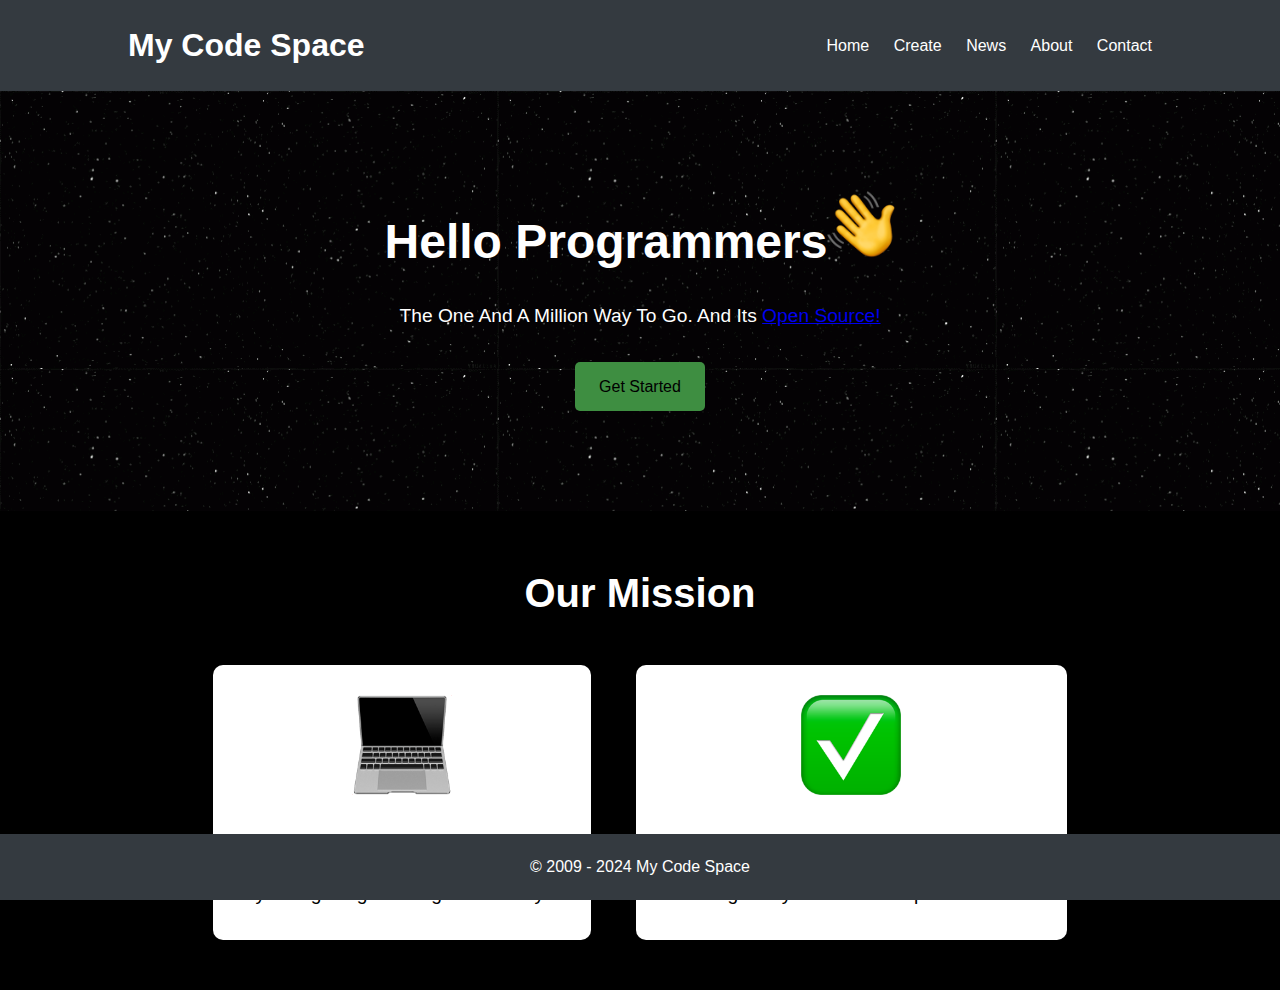
<file: index.html>
<!DOCTYPE html>
<html lang="en">
<head>
    <meta charset="UTF-8">
    <meta name="viewport" content="width=device-width, initial-scale=1.0">
    <title>My Code Space</title>
    <link rel="stylesheet" href="style.css">
    <link rel="icon" href="Logo40x40.png">
</head>
<body>
    <header>
        <div class="container">
            <a href="index.html?u=1" style="text-decoration: none;color:white;">
            <h1>My Code Space</h1>
            </a>
            <nav>
                <ul>
                    <li><a href="index.html?u=1">Home</a></li>
                    <li><a href="create/">Create</a></li>
                    <li><a href="news/">News</a></li>
                    <li><a href="about/">About</a></li>
                    <li><a href="contact/">Contact</a></li>
                </ul>
            </nav>
        </div>
    </header>

    <section class="hero">
        <div class="container">
            <h2>Hello Programmers<img src="Emojis/waving-hand_1f44b.png" alt="wavinghand" width="68px" height="67px"></h2>
            <p>The One And A Million Way To Go. And Its <a href="https://github.com/MyCodeSpaceDevelopment/MyCodeSpaceDevelopment.github.io"> Open Source!</a></p>
            <a href="#" class="btn">Get Started</a>
        </div>
    </section>

      <section class="features">
          <div class="container">
              <h2>Our Mission</h2>
              <div class="feature">
                  <img src="/Emojis/laptop_1f4bb.png" width="40px" height="50px">
                  <h3>Make it Better</h3>
                  <p>By Fixing Programming To Be Easyer</p>
              </div>
              </a>
                <div class="feature">
                    <img src="/Emojis/check-mark-button_2705.png" width="40px" height="50px">
                    <h3>Options</h3>
                    <p>Thinking Of Python Also Blueprint We Got It</p>
                </div>
                </a>

    <footer>
        <div class="container">
            <p>&copy; 2009 - 2024 My Code Space</p>
        </div>
    </footer>
</body>
</html>
</file>
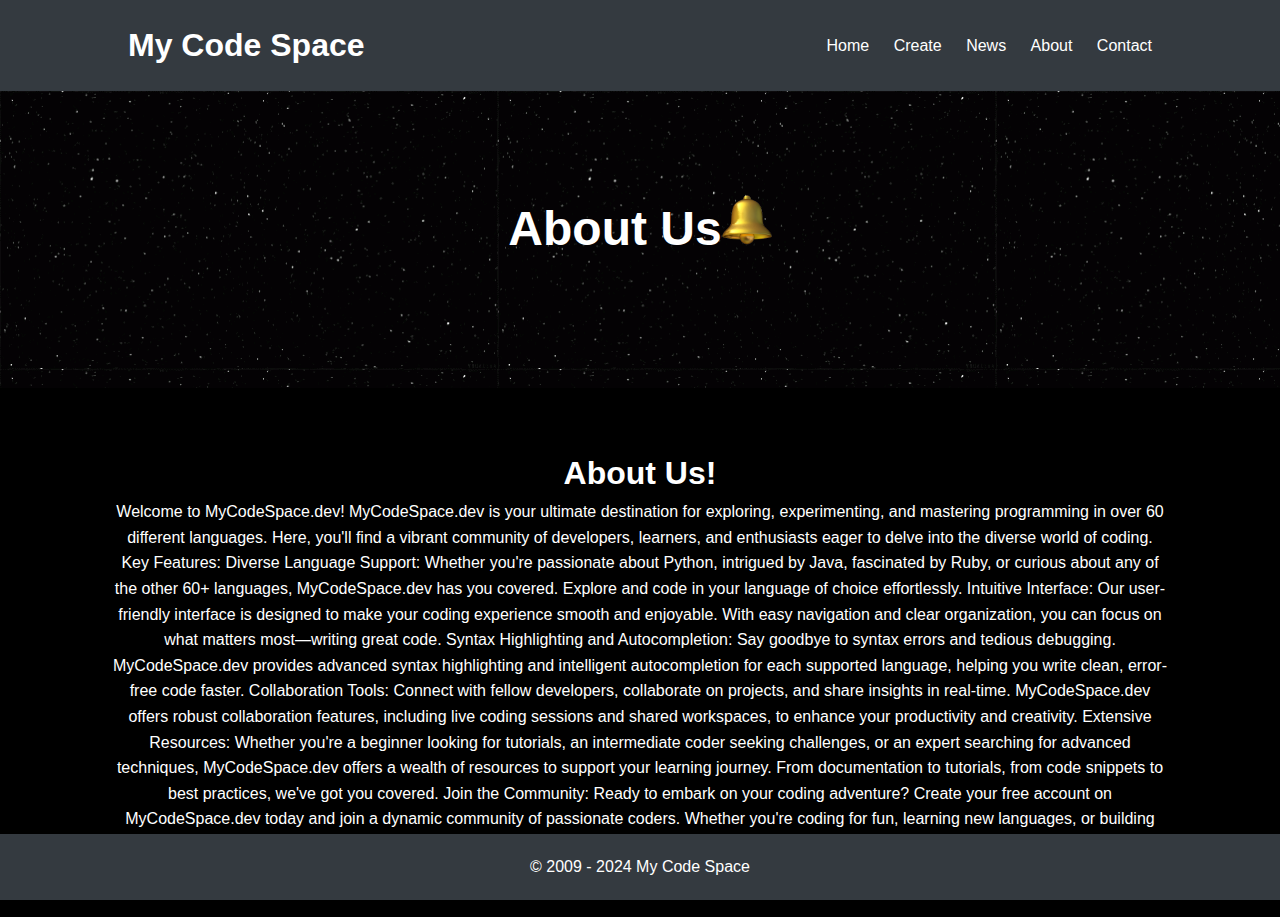
<file: about/index.html>
<!DOCTYPE html>
<html lang="en">
<head>
    <meta charset="UTF-8">
    <meta name="viewport" content="width=device-width, initial-scale=1.0">
    <title>About Us!</title>
    <link rel="stylesheet" href="/style.css">
    <link rel="icon" href="Logo40x40.png">
</head>
<body>
    <header>
        <div class="container">
            <a href="index.html?u=1" style="text-decoration: none;color:white;">
            <h1>My Code Space</h1>
            </a>
            <nav>
                <ul>
                    <li><a href="/index.html?u=1">Home</a></li>
                    <li><a href="/create/">Create</a></li>
                    <li><a href="/news/">News</a></li>
                    <li><a href="/about/">About</a></li>
                    <li><a href="/contact/">Contact</a></li>
                </ul>
            </nav>
        </div>
    </header>

    <section class="hero">
        <div class="container">
            <h2>About Us<img src="/Emojis/bell_1f514.png" alt="wavinghand" width="50px" height="50px"></h2>
          </section>
  <style>
    .about{
      max-width: 1055px;
      margin: 60px;
      z-index: 9999999999;
      justify-content: center;
      text-align: center;
      top: 50%;
      right: 50%;
    }
  </style>
  <section>
    <center>
  <div class="about">
<h1>About Us!</h1>
    <p>
      Welcome to MyCodeSpace.dev!

      MyCodeSpace.dev is your ultimate destination for exploring, experimenting, and mastering programming in over 60 different languages. Here, you'll find a vibrant community of developers, learners, and enthusiasts eager to delve into the diverse world of coding.

      Key Features:

      Diverse Language Support: Whether you're passionate about Python, intrigued by Java, fascinated by Ruby, or curious about any of the other 60+ languages, MyCodeSpace.dev has you covered. Explore and code in your language of choice effortlessly.

      Intuitive Interface: Our user-friendly interface is designed to make your coding experience smooth and enjoyable. With easy navigation and clear organization, you can focus on what matters most—writing great code.

      Syntax Highlighting and Autocompletion: Say goodbye to syntax errors and tedious debugging. MyCodeSpace.dev provides advanced syntax highlighting and intelligent autocompletion for each supported language, helping you write clean, error-free code faster.

      Collaboration Tools: Connect with fellow developers, collaborate on projects, and share insights in real-time. MyCodeSpace.dev offers robust collaboration features, including live coding sessions and shared workspaces, to enhance your productivity and creativity.

      Extensive Resources: Whether you're a beginner looking for tutorials, an intermediate coder seeking challenges, or an expert searching for advanced techniques, MyCodeSpace.dev offers a wealth of resources to support your learning journey. From documentation to tutorials, from code snippets to best practices, we've got you covered.

      Join the Community:

      Ready to embark on your coding adventure? Create your free account on MyCodeSpace.dev today and join a dynamic community of passionate coders. Whether you're coding for fun, learning new languages, or building groundbreaking projects, MyCodeSpace.dev is your go-to platform for all things code. Welcome aboard!</p>
  </div>
                  <!-- More features here -->
              </div>
          </section>
</center>

    <!-- More sections for content -->
    <footer>
        <div class="container">
            <p>&copy; 2009 - 2024 My Code Space</p>
        </div>
    </footer>
</body>
</html>
</file>
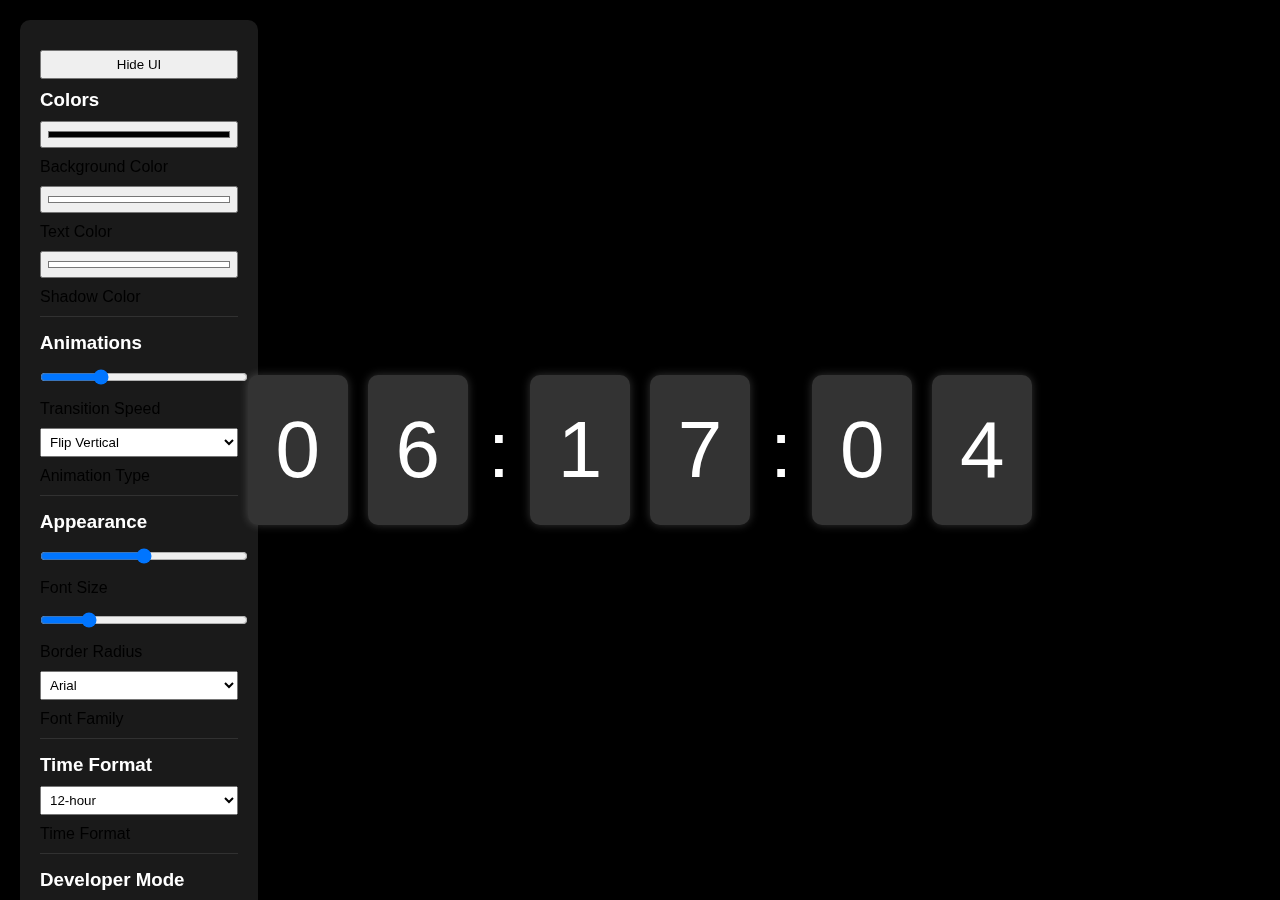
<file: Clock/index.html>
<!DOCTYPE html>
  <html>
  <head>
      <title>3D Flipping Clock</title>
      <style>
          body {
              background: #000;
              display: flex;
              justify-content: center;
              align-items: center;
              min-height: 100vh;
              margin: 0;
              font-family: Arial, sans-serif;
          }

          .clock {
              display: flex;
              gap: 20px;
              perspective: 1000px;
          }

          .digit {
              position: relative;
              width: 100px;
              height: 150px;
              transform-style: preserve-3d;
          }

          .card {
              position: absolute;
              width: 100%;
              height: 100%;
              background: #333;
              color: #fff;
              font-size: 80px;
              display: flex;
              justify-content: center;
              align-items: center;
              border-radius: 10px;
              backface-visibility: hidden;
              transition: all 0.6s;
              box-shadow: 0 0 10px rgba(255,255,255,0.2);
          }

          .card.front {
              transform: rotateX(0deg);
          }

          .card.back {
              transform: rotateX(180deg);
          }

          .flip .front {
              transform: rotateX(-180deg);
          }

          .flip .back {
              transform: rotateX(0deg);
          }

          .colon {
              font-size: 80px;
              color: #fff;
              display: flex;
              align-items: center;
          }

          .controls {
              position: fixed;
              top: 20px;
              left: 20px;
              background: rgba(255,255,255,0.1);
              padding: 20px;
              border-radius: 10px;
              transition: transform 0.3s;
          }

          .controls.hidden {
              transform: translateX(-100%);
          }

          .controls input, .controls button, .controls select {
              display: block;
              margin: 10px 0;
              padding: 5px;
              width: 100%;
          }

          .control-group {
              margin-bottom: 15px;
              border-bottom: 1px solid rgba(255,255,255,0.1);
              padding-bottom: 10px;
          }

          .control-group h3 {
              color: white;
              margin: 5px 0;
          }

          #devEditor {
              margin-top: 10px;
          }

          #codeEditor {
              width: 100%;
              height: 300px;
              margin-top: 10px;
              background: #1e1e1e;
              color: #fff;
              font-family: monospace;
              resize: vertical;
              padding: 10px;
              box-sizing: border-box;
          }

          /* Animation types */
          .rotateX .flip .front { transform: rotateX(-180deg); }
          .rotateX .flip .back { transform: rotateX(0deg); }

          .rotateY .flip .front { transform: rotateY(-180deg); }
          .rotateY .flip .back { transform: rotateY(0deg); }

          .fade .flip .front { opacity: 0; }
          .fade .flip .back { transform: rotateX(0); opacity: 1; }

          .slide .flip .front { transform: translateY(-100%); }
          .slide .flip .back { transform: translateY(0); }
      </style>
  </head>
  <body>
      <div class="controls">
          <button onclick="toggleControls()">Hide UI</button>
          
          <div class="control-group">
              <h3>Colors</h3>
              <input type="color" id="bgColor" onchange="updateStyle('background')" value="#333">
              <label for="bgColor">Background Color</label>
              <input type="color" id="textColor" onchange="updateStyle('color')" value="#ffffff">
              <label for="textColor">Text Color</label>
              <input type="color" id="shadowColor" onchange="updateStyle('shadow')" value="#ffffff">
              <label for="shadowColor">Shadow Color</label>
          </div>

          <div class="control-group">
              <h3>Animations</h3>
              <input type="range" id="transition" min="0.1" max="2" step="0.1" value="0.6" onchange="updateStyle('transition')">
              <label for="transition">Transition Speed</label>
              <select id="animationType" onchange="updateStyle('animation')">
                  <option value="rotateX">Flip Vertical</option>
                  <option value="rotateY">Flip Horizontal</option>
                  <option value="fade">Fade</option>
                  <option value="slide">Slide</option>
              </select>
              <label for="animationType">Animation Type</label>
          </div>

          <div class="control-group">
              <h3>Appearance</h3>
              <input type="range" id="fontSize" min="40" max="120" value="80" onchange="updateStyle('fontSize')">
              <label for="fontSize">Font Size</label>
              <input type="range" id="borderRadius" min="0" max="50" value="10" onchange="updateStyle('borderRadius')">
              <label for="borderRadius">Border Radius</label>
              <select id="fontFamily" onchange="updateStyle('fontFamily')">
                  <option value="Arial">Arial</option>
                  <option value="Helvetica">Helvetica</option>
                  <option value="Times New Roman">Times New Roman</option>
                  <option value="Courier New">Courier New</option>
                  <option value="Georgia">Georgia</option>
              </select>
              <label for="fontFamily">Font Family</label>
          </div>

          <div class="control-group">
              <h3>Time Format</h3>
              <select id="timeFormat" onchange="updateStyle('timeFormat')">
                  <option value="12">12-hour</option>
                  <option value="24">24-hour</option>
              </select>
              <label for="timeFormat">Time Format</label>
          </div>

          <div class="control-group">
              <h3>Developer Mode</h3>
              <button onclick="toggleDevMode()">Enable Developer Mode</button>
              <div id="devEditor">
                  <textarea id="codeEditor"></textarea>
                  <button onclick="applyChanges()">Apply Changes</button>
              </div>
          </div>
      </div>

      <div class="clock rotateX">
          <div class="digit hours-tens">
              <div class="card front">0</div>
              <div class="card back">0</div>
          </div>
          <div class="digit hours-ones">
              <div class="card front">0</div>
              <div class="card back">0</div>
          </div>
          <div class="colon">:</div>
          <div class="digit minutes-tens">
              <div class="card front">0</div>
              <div class="card back">0</div>
          </div>
          <div class="digit minutes-ones">
              <div class="card front">0</div>
              <div class="card back">0</div>
          </div>
          <div class="colon">:</div>
          <div class="digit seconds-tens">
              <div class="card front">0</div>
              <div class="card back">0</div>
          </div>
          <div class="digit seconds-ones">
              <div class="card front">0</div>
              <div class="card back">0</div>
          </div>
      </div>

      <script>
          let use24HourFormat = false;
          let devModeEnabled = false;

          function toggleDevMode() {
              devModeEnabled = !devModeEnabled;
              const devEditor = document.getElementById('devEditor');
              const codeEditor = document.getElementById('codeEditor');
              const button = document.querySelector('[onclick="toggleDevMode()"]');
              
              if (devModeEnabled) {
                  devEditor.style.display = 'block';
                  button.textContent = 'Disable Developer Mode';
                  codeEditor.value = document.documentElement.outerHTML;
              } else {
                  devEditor.style.display = 'none';
                  button.textContent = 'Enable Developer Mode';
              }
          }

          function applyChanges() {
              if (!devModeEnabled) return;
              const codeEditor = document.getElementById('codeEditor');
              try {
                  document.documentElement.innerHTML = codeEditor.value;
                  // Reinitialize the clock
                  setInterval(updateClock, 1000);
                  updateClock();
              } catch (error) {
                  alert('Error applying changes: ' + error.message);
              }
          }

          function updateClock() {
              const now = new Date();
              let hours = now.getHours();
              const ampm = hours >= 12 ? 'PM' : 'AM';
              
              if (!use24HourFormat) {
                  hours = hours % 12;
                  hours = hours ? hours : 12;
              }
              
              const hoursStr = String(hours).padStart(2, '0');
              const minutes = String(now.getMinutes()).padStart(2, '0');
              const seconds = String(now.getSeconds()).padStart(2, '0');

              updateDigit('hours-tens', hoursStr[0]);
              updateDigit('hours-ones', hoursStr[1]);
              updateDigit('minutes-tens', minutes[0]);
              updateDigit('minutes-ones', minutes[1]);
              updateDigit('seconds-tens', seconds[0]);
              updateDigit('seconds-ones', seconds[1]);
          }

          function updateDigit(className, newValue) {
              const digit = document.querySelector(`.${className}`);
              const front = digit.querySelector('.front');
              const back = digit.querySelector('.back');

              if (front.textContent !== newValue) {
                  back.textContent = newValue;
                  digit.classList.add('flip');

                  setTimeout(() => {
                      front.textContent = newValue;
                      digit.classList.remove('flip');
                  }, 600);
              }
          }

          function updateStyle(property) {
              const cards = document.querySelectorAll('.card');
              const colons = document.querySelectorAll('.colon');
              const clock = document.querySelector('.clock');
              
              switch(property) {
                  case 'background':
                      const bgColor = document.getElementById('bgColor').value;
                      cards.forEach(card => card.style.background = bgColor);
                      break;
                  case 'color':
                      const textColor = document.getElementById('textColor').value;
                      cards.forEach(card => card.style.color = textColor);
                      colons.forEach(colon => colon.style.color = textColor);
                      break;
                  case 'shadow':
                      const shadowColor = document.getElementById('shadowColor').value;
                      cards.forEach(card => card.style.boxShadow = `0 0 10px ${shadowColor}`);
                      break;
                  case 'transition':
                      const speed = document.getElementById('transition').value;
                      cards.forEach(card => card.style.transition = `all ${speed}s`);
                      break;
                  case 'fontSize':
                      const size = document.getElementById('fontSize').value;
                      cards.forEach(card => card.style.fontSize = `${size}px`);
                      colons.forEach(colon => colon.style.fontSize = `${size}px`);
                      break;
                  case 'borderRadius':
                      const radius = document.getElementById('borderRadius').value;
                      cards.forEach(card => card.style.borderRadius = `${radius}px`);
                      break;
                  case 'fontFamily':
                      const font = document.getElementById('fontFamily').value;
                      clock.style.fontFamily = font;
                      break;
                  case 'timeFormat':
                      use24HourFormat = document.getElementById('timeFormat').value === '24';
                      updateClock();
                      break;
                  case 'animation':
                      const animationType = document.getElementById('animationType').value;
                      clock.className = 'clock ' + animationType;
                      break;
              }
          }

          function toggleControls() {
              const controls = document.querySelector('.controls');
              controls.classList.toggle('hidden');
              const button = controls.querySelector('button');
              button.textContent = controls.classList.contains('hidden') ? 'Show UI' : 'Hide UI';
          }

          setInterval(updateClock, 1000);
          updateClock();
      </script>
  </body>
  </html>
</file>
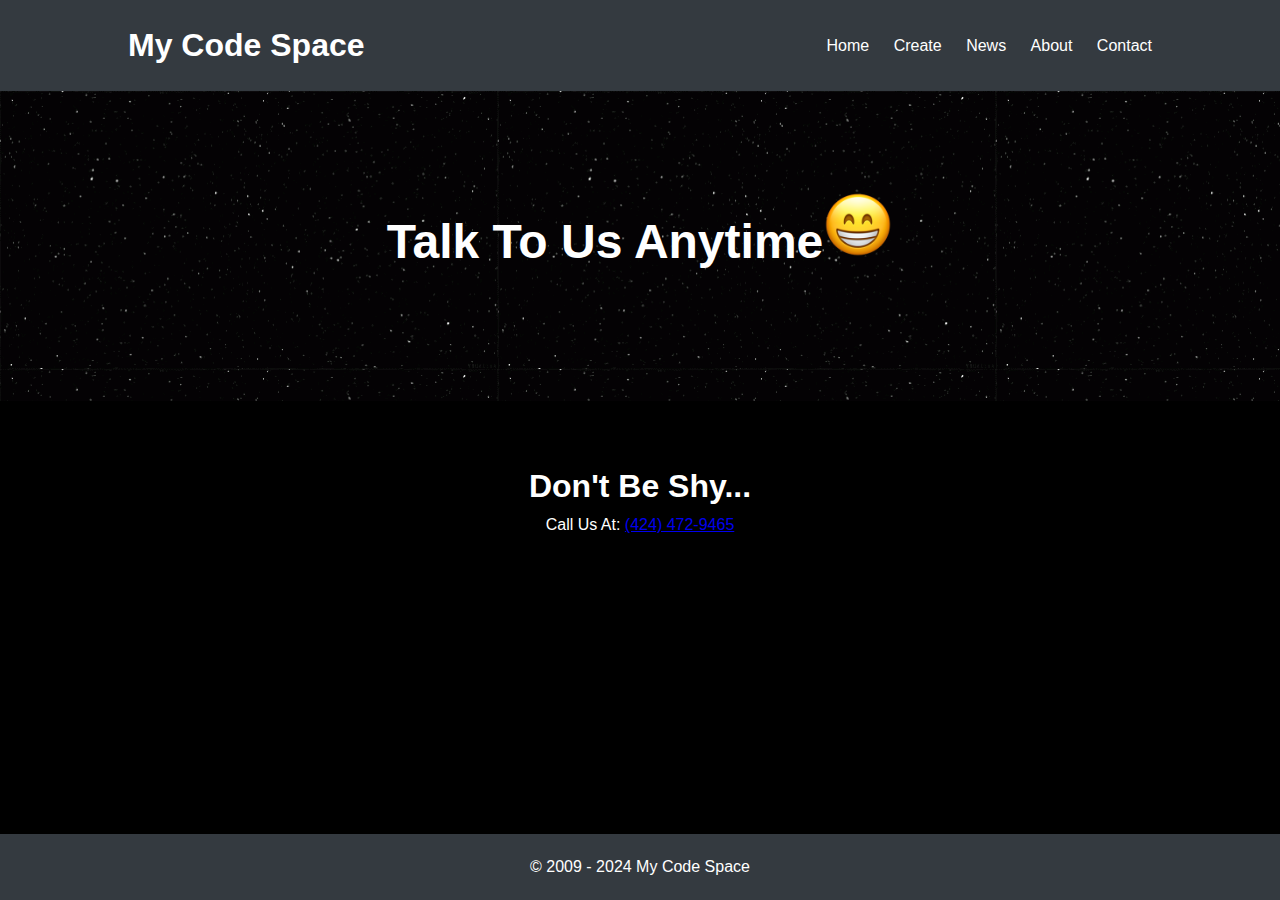
<file: contact/index.html>
<!DOCTYPE html>
<html lang="en">
<head>
    <meta charset="UTF-8">
    <meta name="viewport" content="width=device-width, initial-scale=1.0">
    <title>About Us!</title>
    <link rel="stylesheet" href="/style.css">
    <link rel="icon" href="Logo40x40.png">
</head>
<body>
    <header>
        <div class="container">
            <a href="index.html?u=1" style="text-decoration: none;color:white;">
            <h1>My Code Space</h1>
            </a>
            <nav>
                <ul>
                    <li><a href="/index.html?u=1">Home</a></li>
                    <li><a href="/create/">Create</a></li>
                    <li><a href="/news/">News</a></li>
                    <li><a href="/about/">About</a></li>
                    <li><a href="/contact/">Contact</a></li>
                </ul>
            </nav>
        </div>
    </header>

    <section class="hero">
        <div class="container">
            <h2>Talk To Us Anytime<img src="/Emojis/beaming-face-with-smiling-eyes_1f601.png" alt="wavinghand" width="70px" height="67px"></h2>
          </section>
  <style>
    .about{
      max-width: 1055px;
      margin: 60px;
      z-index: 9999999999;
      justify-content: center;
      text-align: center;
      top: 50%;
      right: 50%;
    }
  </style>
  <section>
    <center>
  <div class="about">
      <h1>Don't Be Shy...</h1>
    <p>
        Call Us At: <a href="tel:4244729465">(424) 472-9465</a>
    </p>
  </div>
                  <!-- More features here -->
              </div>
          </section>
</center>

    <!-- More sections for content -->
    <footer>
        <div class="container">
            <p>&copy; 2009 - 2024 My Code Space</p>
        </div>
    </footer>
</body>
</html>
</file>
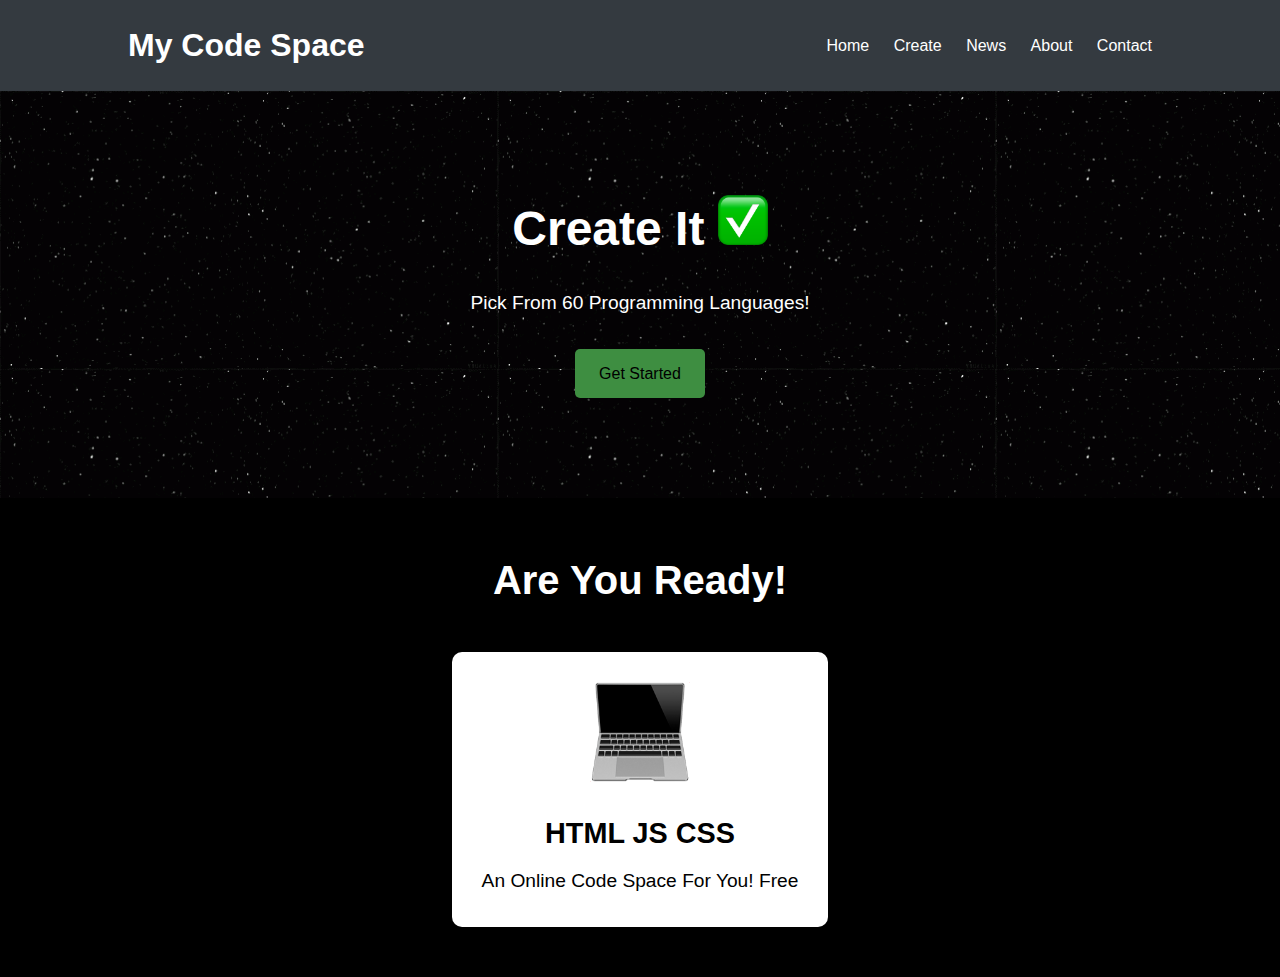
<file: create/index.html>
<!DOCTYPE html>
<html lang="en">
<head>
  <meta charset="UTF-8">
  <meta http-equiv="X-UA-Compatible" content="IE=edge">
  <meta name="viewport" content="width=device-width, initial-scale=1.0">
  <title>Create</title>
  <link rel="stylesheet" href="/style.css">
</head>
<body>
  <header>
      <div class="container">
          <a href="index.html?u=1" style="text-decoration: none;color:white;">
          <h1>My Code Space</h1>
          </a>
          <nav>
              <ul>
                  <li><a href="/index.html?u=1">Home</a></li>
                  <li><a href="/create/">Create</a></li>
                  <li><a href="/news/">News</a></li>
                  <li><a href="/about/">About</a></li>
                  <li><a href="/contact/">Contact</a></li>
              </ul>
          </nav>
      </div>
  </header>
  <section class="hero">
      <div class="container">
          <h2>Create It <img src="/Emojis/check-mark-button_2705.png" alt="wavinghand" width="50px" height="50px" style=""></h2>
          <p>Pick From 60 Programming Languages!</p>
          <a href="#" class="btn">Get Started</a>
      </div>
  </section>
  <section class="features">
      <div class="container">
          <h2>Are You Ready!</h2>
          <a href="/create/html/?ub=1">
          <div class="feature">
              <img src="/Emojis/laptop_1f4bb.png" width="40px" height="50px">
              <h3>HTML JS CSS</h3>
              <p>An Online Code Space For You! Free </p>
          </div>
          </a>
          <!-- More features here -->
      </div>
  </section>


  </section>
</body>
</html>
</file>
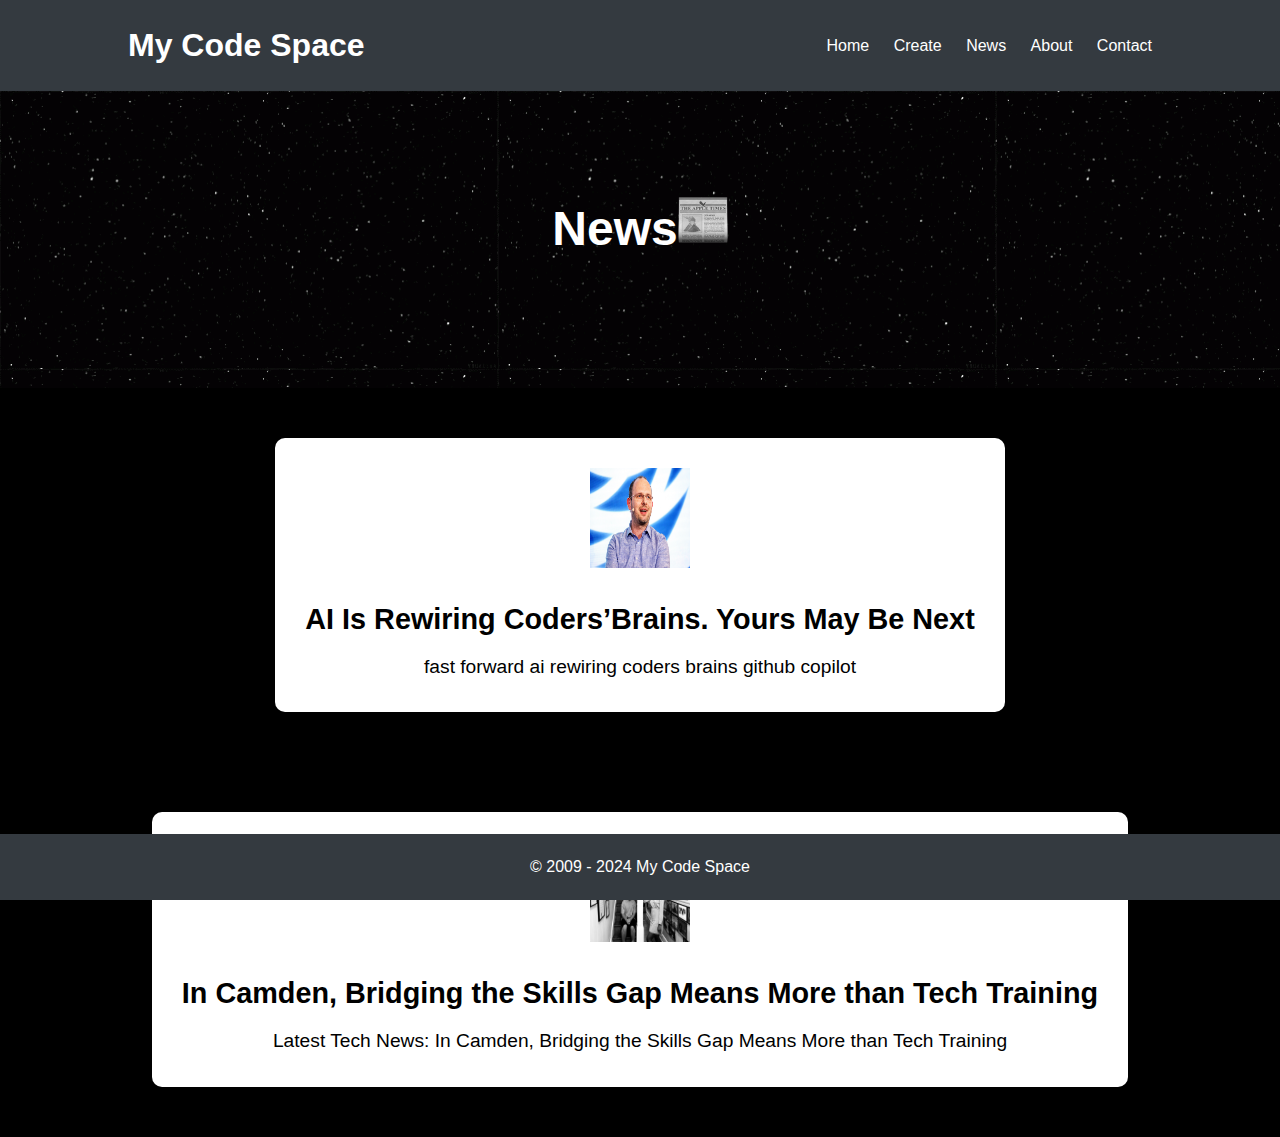
<file: news/index.html>
<!DOCTYPE html>
<html lang="en">
<head>
    <meta charset="UTF-8">
    <meta name="viewport" content="width=device-width, initial-scale=1.0">
    <title>About Us!</title>
    <link rel="stylesheet" href="/style.css">
    <link rel="icon" href="Logo40x40.png">
</head>
<body>
    <header>
        <div class="container">
            <a href="index.html?u=1" style="text-decoration: none;color:white;">
            <h1>My Code Space</h1>
            </a>
            <nav>
                <ul>
                    <li><a href="/index.html?u=1">Home</a></li>
                    <li><a href="/create/">Create</a></li>
                    <li><a href="/news/">News</a></li>
                    <li><a href="/about/">About</a></li>
                    <li><a href="/contact/">Contact</a></li>
                </ul>
            </nav>
        </div>
    </header>

    <section class="hero">
        <div class="container">
            <h2>News<img src="/Emojis/newspaper_1f4f0.png" alt="wavinghand" width="50px" height="50px"></h2>
          </section>
  <style>
    .about{
      max-width: 1055px;
      margin: 60px;
      z-index: 9999999999;
      justify-content: center;
      text-align: center;
      top: 50%;
      right: 50%;
    }
  </style>
  <section>
    <center>
      <section class="features">
          <div class="container">
              <a href="fast-forward-ai-rewiring-coders-brains-github-copilot/">
              <div class="feature">
                    <img src="img/Thomas-Dohmke-GitHub-Business-1918185361.jpg" width="94px" height="94px">
                  <h3>AI Is Rewiring Coders’Brains. Yours May Be Next</h3>
                  <p>fast forward ai rewiring coders brains github copilot </p>
              </div>
              </a>
              <!-- More features here -->
          </div>
      </section>
          <section class="features">
              <div class="container">
                  <a href="in-camden-bridging-the-skills-gap-means-more-than-tech-training/">
                  <div class="feature">
                        <img src="img/Camden-TraumaCounseling-TA2.jpg" width="94px" height="94px">
                      <h3>In Camden, Bridging the Skills Gap Means More than Tech Training</h3>
                      <p>Latest Tech News: In Camden, Bridging the Skills Gap Means More than Tech Training </p>
                  </div>
                  </a>
                  <!-- More features here -->
              </div>
          </section>

    <!-- More sections for content -->
    <footer>
        <div class="container">
            <p>&copy; 2009 - 2024 My Code Space</p>
        </div>
    </footer>
</body>
</html>
</file>
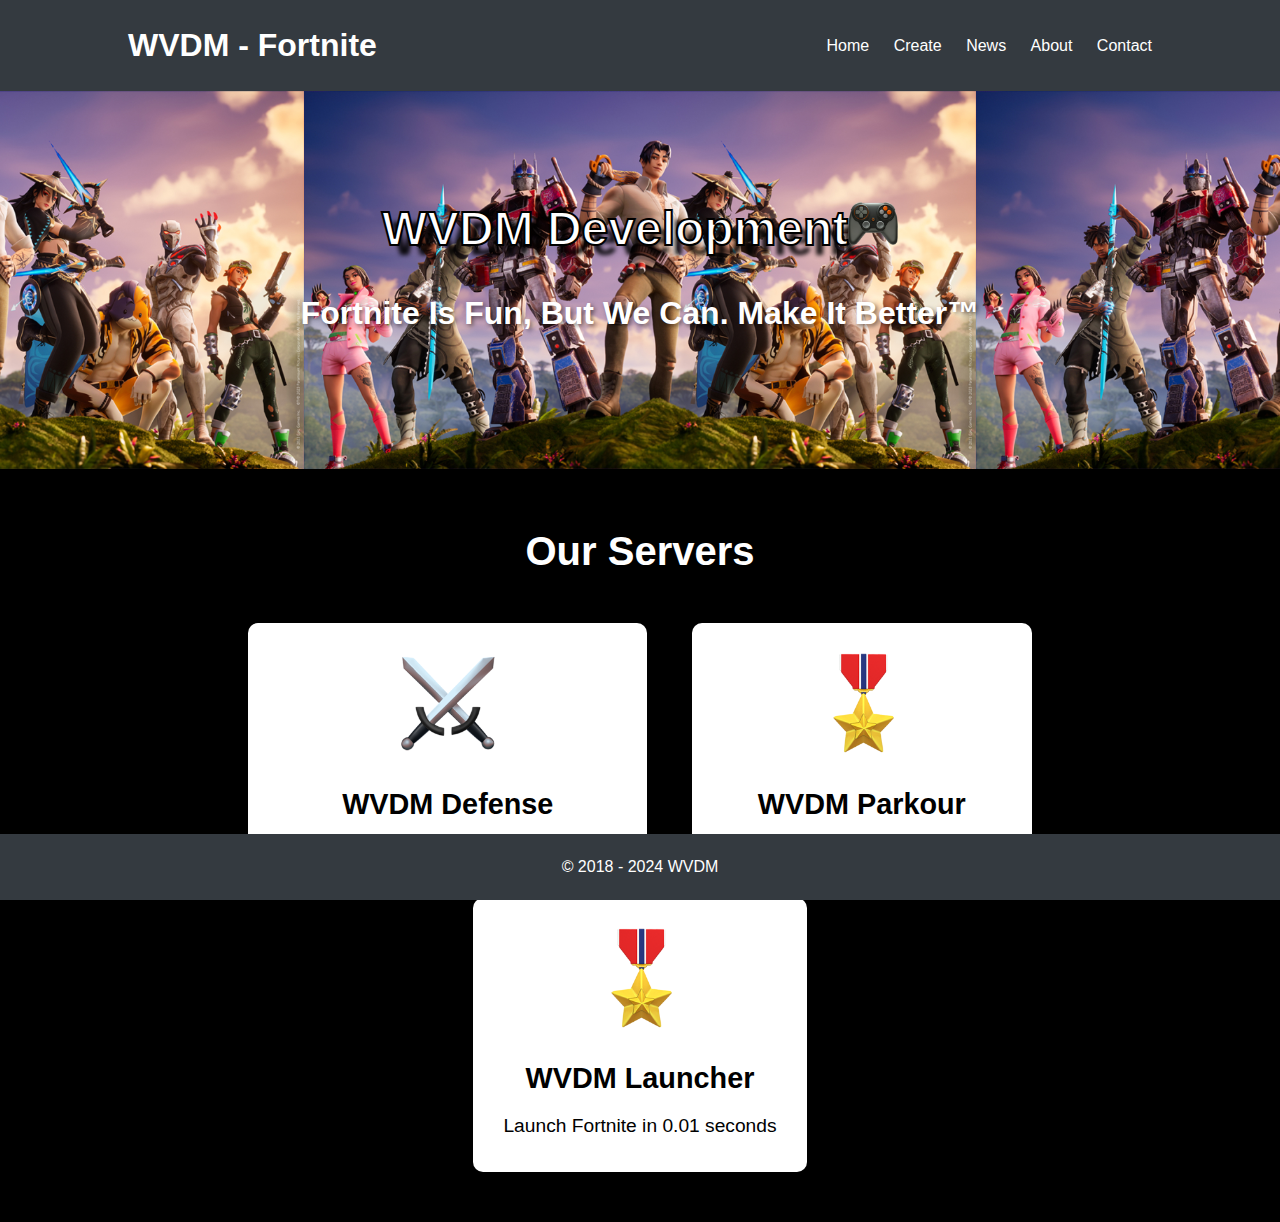
<file: fortnite/WVDM/index.html>
<!DOCTYPE html>
<html lang="en">
<head>
    <meta charset="UTF-8">
    <meta name="viewport" content="width=device-width, initial-scale=1.0">
    <title>My Code Space</title>
    <link rel="stylesheet" href="style.css">
    <link rel="icon" href="/Logo40x40.png">
</head>
<body>
    <header>
        <div class="container">
            <a href="/index.html?u=1" style="text-decoration: none;color:white;">
            <h1><strong>WVDM - Fortnite </strong></h1>
            </a>
            <nav>
                <ul>
                    <li><a href="/index.html?u=fortnite-wvdm/">Home</a></li>
                    <li><a href="/create/">Create</a></li>
                    <li><a href="/news/">News</a></li>
                    <li><a href="/about/">About</a></li>
                    <li><a href="/contact/">Contact</a></li>
                </ul>
            </nav>
        </div>
    </header>

    <section class="hero">
        <div class="container">
            <h2><b>WVDM Development</b><img src="/Emojis/video-game_1f3ae.png" alt="wavinghand" width="50px" height="50px"></h2>
            <p class="morean"><b>Fortnite Is Fun, But We Can. Make It Better™</b></p>
        </div>
    </section>

      <section class="features">
          <div class="container">
              <h2>Our Servers</h2>
              <div class="feature">
                  <img src="/Emojis/crossed-swords_2694-fe0f.png" width="40px" height="50px">
                  <h3>WVDM Defense</h3>
                  <p>Fight Creatures Like Zombies And More</p>
              </div>
              </a>
                <div class="feature">
                    <img src="/Emojis/military-medal_1f396-fe0f.png" width="40px" height="50px">
                    <h3>WVDM Parkour</h3>
                    <p>A Fun Parkour Map! 100+ Levels</p>
                </div>
                </a>
  <div class="feature">
                    <img src="/Emojis/military-medal_1f396-fe0f.png" width="40px" height="50px">
                    <h3>WVDM Launcher</h3>
                    <p>Launch Fortnite in 0.01 seconds</p>
                </div>
                </a>
    <footer>
        <div class="container">
            <p>&copy; 2018 - 2024 WVDM</p>
        </div>
    </footer>
          </div>
</file>
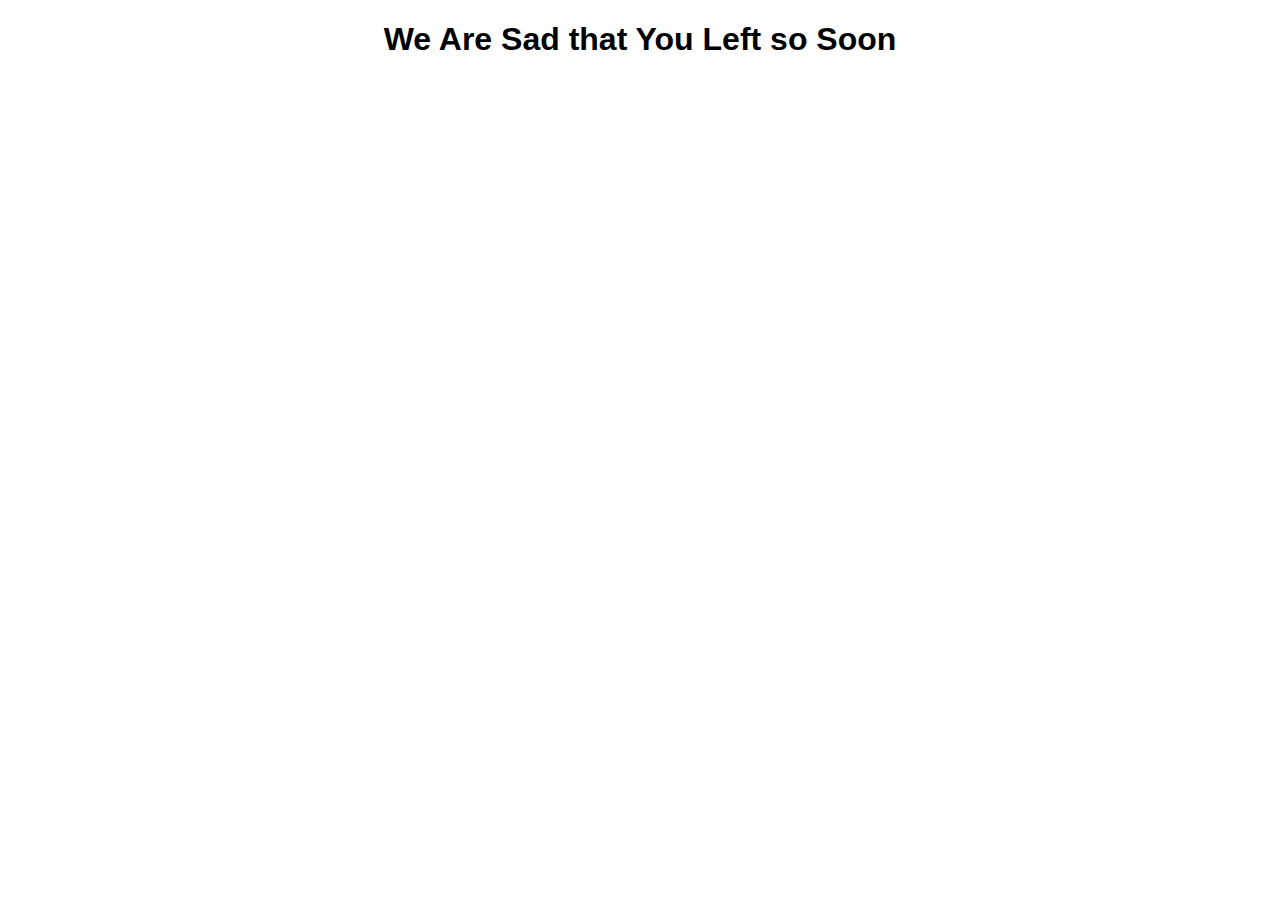
<file: bye.html>
<!DOCTYPE html>
<html>

<head>
  <meta charset="utf-8">
  <meta name="viewport" content="width=device-width">
  <title>bye...</title>
</head>
<style>
  body {
    font-family: Arial, Helvetica, sans-serif;
  }
</style>
<body>
  <center><h1>We Are Sad that You Left so Soon</h1></center>
</body>

</html>
</file>
<file: style.css>
* {
    margin: 0;
    padding: 0;
    box-sizing: border-box;
}

body {
    font-family: 'Segoe UI', Tahoma, Geneva, Verdana, sans-serif;
    line-height: 1.6;
    background-color: black;
    color: #fff;
}

.container {
    width: 80%;
    margin: auto;  
}

header {
    background: #343a40;
    color: #fff;
    padding: 20px 0;
}

header .container {
    display: flex;
    justify-content: space-between;
    align-items: center;
    text-decoration: none;
}

header h1 {
    font-size: 2rem;
}

nav ul {
    list-style: none;
}

nav ul li {
    display: inline-block;
    margin-left: 20px;
    text-decoration: none;
}

nav ul li a {
    color: #fff;
    text-decoration: none;
    transition: color 0.3s ease;
}

nav ul li a:hover {
    color: #ffc107;
}

.hero {
    background-image: url('tenor.gif');
    color: #fff;
    padding: 100px 0;
    text-align: center;
}
.hero1 {
    background-image: url('/news/img/o-REPUBLICAN-VS-DEMOCRAT-facebook-e1432328003768.jpg');
    color: Black;
    padding: 100px 0;
    text-align: center;
    font-size: 40px;
}

.slider {
  display: flex;
  width: 300%; /* Set to 100% multiplied by the number of slides */
  animation: slide 10s infinite; /* Adjust the animation duration as needed */
}

.slide {
  flex: 1;
  height: 100%;
  background-size: cover;
  background-position: center;
}

@keyframes slide {
  0% { transform: translateX(0); }
  33.333% { transform: translateX(-100%); }
  66.666% { transform: translateX(-200%); }
  100% { transform: translateX(0); }
}

#slide1 {
  background-image: url('/news/img/Thomas-Dohmke-GitHub-Business-1918185361.jpg');
}

#slide2 {
  background-image: url('image2.jpg');
}

#slide3 {
  background-image: url('image3.jpg');
}

.hero h2 {
    font-size: 3rem;
    margin-bottom: 20px;
}

.hero p {
    font-size: 1.2rem;
    margin-bottom: 30px;
}

.btn {
    display: inline-block;
    background: #3e8e41;
    color: black;
    padding: 12px 24px;
    text-decoration: none;
    border-radius: 5px;
    transition: background 0.7s ease;
}

.btn:hover {
    background: white;
}

.features {
    padding: 50px 0;
    text-align: center;
}

.features h2 {
    font-size: 2.5rem;
    margin-bottom: 40px;
}

.feature {
    display: inline-block;
    vertical-align: top;
    margin: 0 20px;
    padding: 30px;
    background-color: white;
    border-radius: 10px;
    box-shadow: 0 4px 6px rgba(0, 0, 0, 0.1);
    transition: transform 0.3s ease;
    color: black;
}

.feature:hover {
    transform: translateY(-10px);
}

.feature img {
    width: 100px;
    height: 100px;
    margin-bottom: 20px;
}

.feature h3 {
    font-size: 1.8rem;
    margin-bottom: 10px;
}

.feature p {
    font-size: 1.2rem;
}

footer {
    position: fixed;
    bottom: 0;
    left: 0;
    width: 100%;
    background: #343a40;
    color: #fff;
    padding: 20px 0px;
    text-align: center;
}

footer p {
    font-size: 1rem;
}
</file>
<file: fortnite/WVDM/style.css>
* {
    margin: 0;
    padding: 0;
    box-sizing: border-box;
}

body {
    font-family: 'Segoe UI', Tahoma, Geneva, Verdana, sans-serif;
    line-height: 1.6;
    background-color: black;
    color: #fff;
}

.container {
    width: 80%;
    margin: auto;  
}

header {
    background: #343a40;
    color: #fff;
    padding: 20px 0;
}

header .container {
    display: flex;
    justify-content: space-between;
    align-items: center;
    text-decoration: none;
}

header h1 {
    font-size: 2rem;
}

nav ul {
    list-style: none;
}

nav ul li {
    display: inline-block;
    margin-left: 20px;
    text-decoration: none;
}

nav ul li a {
    color: #fff;
    text-decoration: none;
    transition: color 0.3s ease;
}

nav ul li a:hover {
    color: #ffc107;
}

.hero {
    background-image: url('/fortnite-home-page-battle-pass-promo-slide-desktop-1920x1080-8d9444dcb067.jpg') ;
    padding: 100px 0;
    text-align: center;
    background-position: center;
    background-size: contain;
    color: #fff;
}

.hero1 {
    background-image: url('/news/img/o-REPUBLICAN-VS-DEMOCRAT-facebook-e1432328003768.jpg');
    color: Black;
    padding: 100px 0;
    text-align: center;
    font-size: 40px;
}

.slider {
  display: flex;
  width: 300%; /* Set to 100% multiplied by the number of slides */
  animation: slide 10s infinite; /* Adjust the animation duration as needed */
}

.slide {
  flex: 1;
  height: 100%;
  background-size: cover;
  background-position: center;
}

@keyframes slide {
  0% { transform: translateX(0); }
  33.333% { transform: translateX(-100%); }
  66.666% { transform: translateX(-200%); }
  100% { transform: translateX(0); }
}

#slide1 {
  background-image: url('/news/img/Thomas-Dohmke-GitHub-Business-1918185361.jpg');
}

#slide2 {
  background-image: url('image2.jpg');
}

#slide3 {
  background-image: url('image3.jpg');
}

@keyframes pop-up {
    0% {
        transform: scale(0);
        opacity: 0;
    }
    100% {
        transform: scale(1);
        opacity: 1;
    }
}

@keyframes slide-right {
    0% {
        transform: translateX(-100%);
        opacity: 0;
    }
    100% {
        transform: translateX(0);
        opacity: 1;
    }
}


.hero h2 {
    font-size: 3rem;
    margin-bottom: 20px;
    -webkit-text-fill-color: #fff;
    -webkit-text-stroke-color: black;
    -webkit-text-stroke-width: 2px;
    cursor: default;
    animation: pop-up 0.5s ease forwards;
    text-shadow: 10px 10px 4px rgba(0, 0, 0, 0.9);
}

h2:hover {
    color: white;
    -webkit-text-fill-color: red;
    -webkit-text-stroke-color: black;
    -webkit-text-stroke-width: 2px;
    text-shadow: 10px 10px 4px rgba(0, 0, 0, 0.9);
}

.hero p {
    font-size: 2.0rem;
    margin-bottom: 30px;
    text-shadow: 2px 2px 4px rgba(0, 0, 0, 0.5);
}

.btn {
    display: inline-block;
    background: #3e8e41;
    color: black;
    padding: 12px 24px;
    text-decoration: none;
    border-radius: 5px;
    transition: background 0.7s ease;
}

.btn:hover {
    background: white;
}

.features {
    padding: 50px 0;
    text-align: center;
}

.features h2 {
    font-size: 2.5rem;
    margin-bottom: 40px;
}

.feature {
    display: inline-block;
    vertical-align: top;
    margin: 0 20px;
    padding: 30px;
    background-color: white;
    border-radius: 10px;
    box-shadow: 0 4px 6px rgba(0, 0, 0, 0.1);
    transition: transform 0.3s ease;
    color: black;
}

.feature:hover {
    transform: translateY(-10px);
}

.feature img {
    width: 100px;
    height: 100px;
    margin-bottom: 20px;
}

.feature h3 {
    font-size: 1.8rem;
    margin-bottom: 10px;
}

.feature p {
    font-size: 1.2rem;
}

footer {
    position: fixed;
    bottom: 0;
    left: 0;
    width: 100%;
    background: #343a40;
    color: #fff;
    padding: 20px 0px;
    text-align: center;
}

footer p {
    font-size: 1rem;
}
</file>
